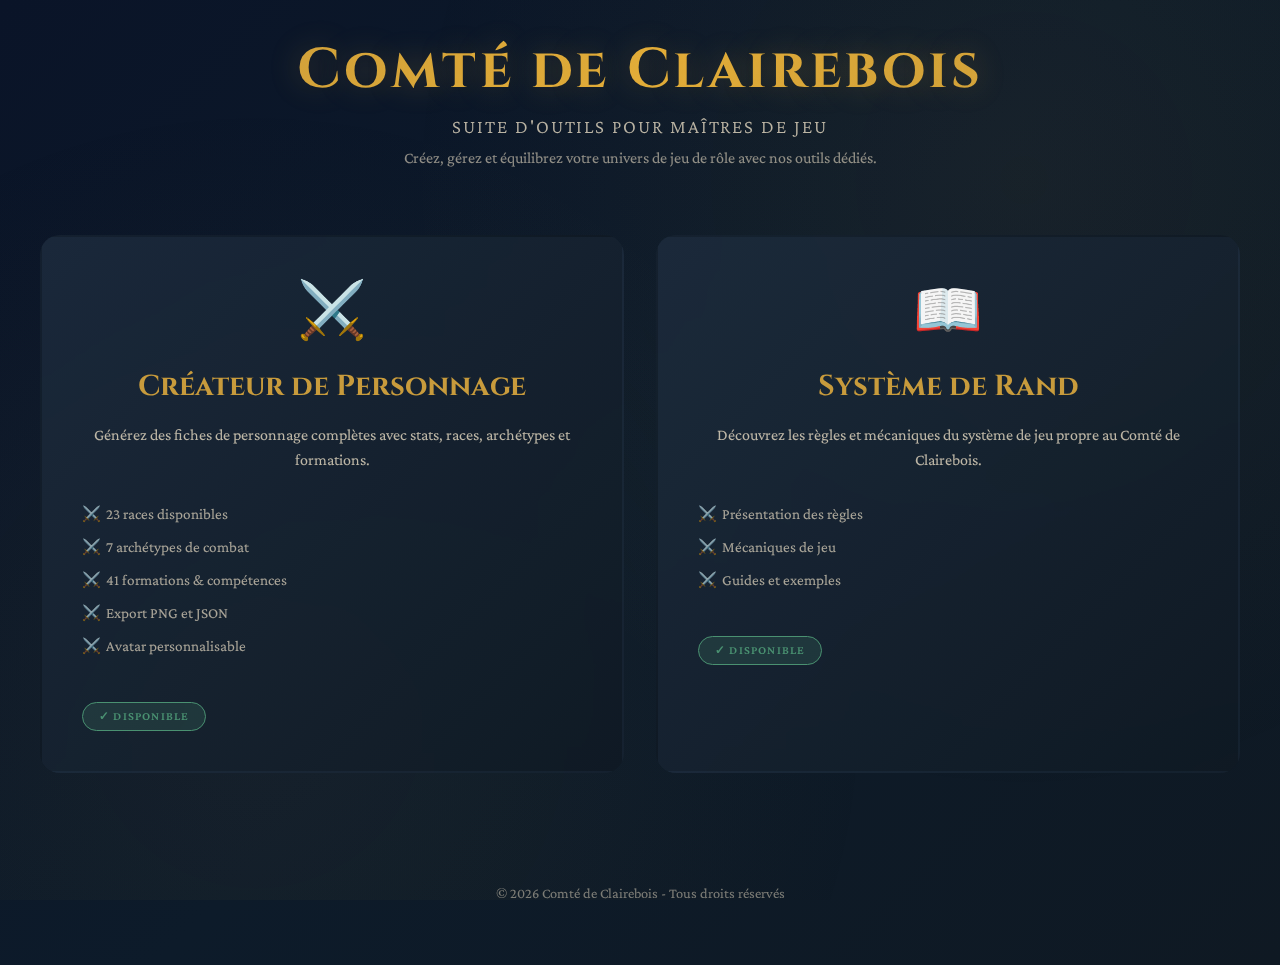
<file: index.html>
<!DOCTYPE html>
<html lang="fr">
<head>
    <meta charset="UTF-8">
    <meta name="viewport" content="width=device-width, initial-scale=1.0">
    <title>Comté de Clairebois - Outils</title>
    <link href="https://fonts.googleapis.com/css2?family=Cinzel:wght@400;600;700&family=Crimson+Pro:wght@300;400;600&display=swap" rel="stylesheet">
    <link rel="stylesheet" href="css/common.css">
    <style>
        header {
            text-align: center;
            margin-bottom: 4rem;
            animation: fadeInDown 0.8s ease-out;
        }

        .subtitle {
            font-size: 1.2rem;
            color: var(--text-light);
            opacity: 0.8;
            letter-spacing: 0.1em;
            text-transform: uppercase;
            font-weight: 300;
            margin-bottom: 0.5rem;
        }

        .description {
            font-size: 1rem;
            color: var(--text-light);
            opacity: 0.6;
            max-width: 600px;
            margin: 0 auto;
            line-height: 1.6;
        }

        .tools-grid {
            display: grid;
            grid-template-columns: repeat(auto-fit, minmax(320px, 1fr));
            gap: 2rem;
            max-width: 1200px;
            margin: 0 auto;
            animation: fadeIn 1s ease-out 0.3s both;
        }

        .tool-card {
            background: linear-gradient(135deg, rgba(30, 45, 63, 0.8) 0%, rgba(15, 25, 35, 0.8) 100%);
            backdrop-filter: blur(10px);
            border-radius: 20px;
            padding: 2.5rem;
            border: 2px solid transparent;
            cursor: pointer;
            transition: all 0.4s cubic-bezier(0.4, 0, 0.2, 1);
            position: relative;
            overflow: hidden;
            text-decoration: none;
            display: block;
        }

        .tool-card::before {
            content: '';
            position: absolute;
            top: 0;
            left: 0;
            width: 100%;
            height: 100%;
            background: linear-gradient(135deg, rgba(200, 155, 60, 0.1) 0%, transparent 100%);
            opacity: 0;
            transition: opacity 0.4s ease;
        }

        .tool-card:hover::before {
            opacity: 1;
        }

        .tool-card:hover {
            transform: translateY(-8px);
            border-color: var(--primary);
            box-shadow: 0 12px 40px rgba(200, 155, 60, 0.3);
        }

        .tool-icon {
            font-size: 3.5rem;
            margin-bottom: 1.5rem;
            display: block;
            text-align: center;
            animation: float 3s ease-in-out infinite;
        }

        @keyframes float {
            0%, 100% { transform: translateY(0); }
            50% { transform: translateY(-10px); }
        }

        .tool-card:nth-child(1) .tool-icon { animation-delay: 0s; }
        .tool-card:nth-child(2) .tool-icon { animation-delay: 0.5s; }

        .tool-title {
            font-family: 'Cinzel', serif;
            font-size: 1.8rem;
            color: var(--primary);
            margin-bottom: 1rem;
            text-align: center;
        }

        .tool-description {
            color: var(--text-light);
            opacity: 0.8;
            line-height: 1.6;
            text-align: center;
            margin-bottom: 1.5rem;
        }

        .tool-features {
            list-style: none;
            padding: 0;
            margin: 1.5rem 0;
        }

        .tool-features li {
            padding: 0.5rem 0;
            padding-left: 1.5rem;
            position: relative;
            color: var(--text-light);
            opacity: 0.7;
            font-size: 0.95rem;
        }

        .tool-features li::before {
            content: '⚔️';
            position: absolute;
            left: 0;
        }

        .tool-status {
            display: inline-block;
            padding: 0.4rem 1rem;
            border-radius: 20px;
            font-size: 0.75rem;
            text-transform: uppercase;
            letter-spacing: 0.1em;
            font-weight: 600;
            margin-top: 1rem;
        }

        .status-available {
            background: rgba(74, 145, 113, 0.2);
            border: 1px solid var(--success);
            color: var(--success);
        }

        .status-soon {
            background: rgba(200, 155, 60, 0.2);
            border: 1px solid var(--primary);
            color: var(--primary);
        }

        footer {
            text-align: center;
            margin-top: 5rem;
            padding: 2rem;
            color: var(--text-light);
            opacity: 0.5;
            font-size: 0.9rem;
        }

        @media (max-width: 768px) {
            .container {
                padding: 1rem;
            }

            h1 {
                font-size: 2rem;
            }

            .tools-grid {
                grid-template-columns: 1fr;
                gap: 1.5rem;
            }

            .tool-card {
                padding: 2rem;
            }

            .tool-icon {
                font-size: 2.5rem;
            }

            .tool-title {
                font-size: 1.5rem;
            }
        }
    </style>
</head>
<body>
    <div class="container">
        <header>
            <h1>Comté de Clairebois</h1>
            <p class="subtitle">Suite d'outils pour maîtres de jeu</p>
            <p class="description">
                Créez, gérez et équilibrez votre univers de jeu de rôle avec nos outils dédiés.
            </p>
        </header>

        <div class="tools-grid">
            <!-- Créateur de Personnage -->
            <a href="pages/character-creator.html" class="tool-card">
                <span class="tool-icon">⚔️</span>
                <h2 class="tool-title">Créateur de Personnage</h2>
                <p class="tool-description">
                    Générez des fiches de personnage complètes avec stats, races, archétypes et formations.
                </p>
                <ul class="tool-features">
                    <li>23 races disponibles</li>
                    <li>7 archétypes de combat</li>
                    <li>41 formations & compétences</li>
                    <li>Export PNG et JSON</li>
                    <li>Avatar personnalisable</li>
                </ul>
                <span class="tool-status status-available">✓ Disponible</span>
            </a>

            <!-- Système de Rand -->
            <a href="pages/systeme-de-rand.html" class="tool-card">
                <span class="tool-icon">📖</span>
                <h2 class="tool-title">Système de Rand</h2>
                <p class="tool-description">
                    Découvrez les règles et mécaniques du système de jeu propre au Comté de Clairebois.
                </p>
                <ul class="tool-features">
                    <li>Présentation des règles</li>
                    <li>Mécaniques de jeu</li>
                    <li>Guides et exemples</li>
                </ul>
                <span class="tool-status status-available">✓ Disponible</span>
            </a>
        </div>

        <footer>
            © 2026 Comté de Clairebois - Tous droits réservés
        </footer>
    </div>
</body>
</html>
</file>
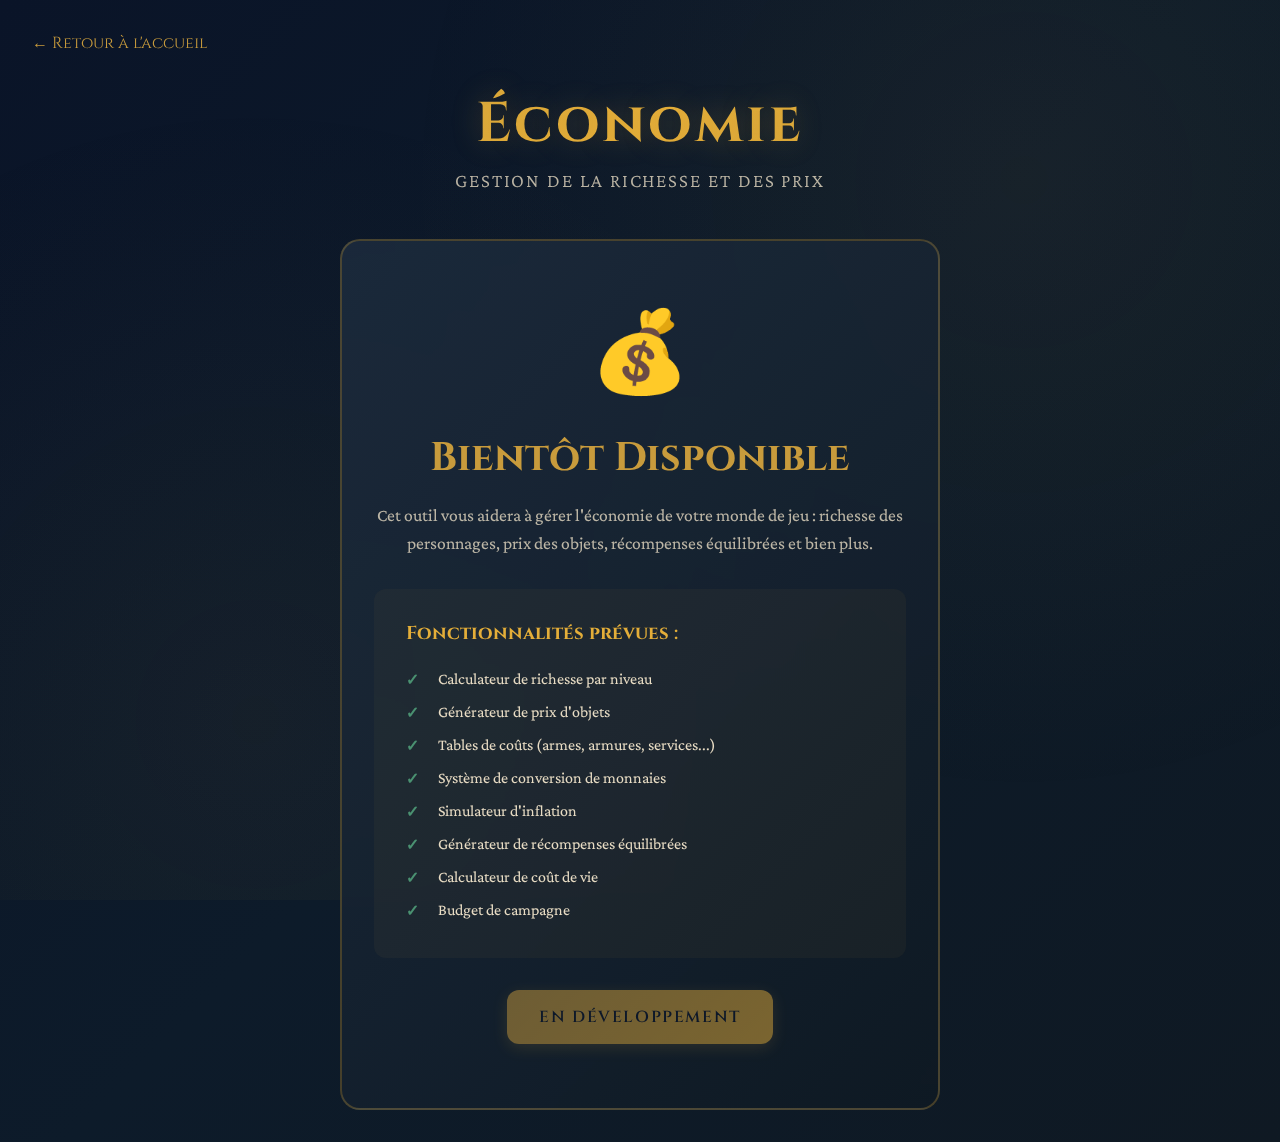
<file: pages/economy.html>
<!DOCTYPE html>
<html lang="fr">
<head>
    <meta charset="UTF-8">
    <meta name="viewport" content="width=device-width, initial-scale=1.0">
    <title>Économie - Comté de Clairebois</title>
    <link href="https://fonts.googleapis.com/css2?family=Cinzel:wght@400;600;700&family=Crimson+Pro:wght@300;400;600&display=swap" rel="stylesheet">
    <link rel="stylesheet" href="../css/common.css">
    <style>
        header {
            text-align: center;
            margin-bottom: 3rem;
            animation: fadeInDown 0.8s ease-out;
        }

        .subtitle {
            font-size: 1.2rem;
            color: var(--text-light);
            opacity: 0.8;
            letter-spacing: 0.1em;
            text-transform: uppercase;
            font-weight: 300;
        }

        .back-link {
            display: inline-block;
            margin-bottom: 2rem;
            color: var(--primary);
            text-decoration: none;
            font-family: 'Cinzel', serif;
            transition: all 0.3s ease;
        }

        .back-link:hover {
            transform: translateX(-5px);
        }

        .coming-soon {
            background: linear-gradient(135deg, rgba(30, 45, 63, 0.8) 0%, rgba(15, 25, 35, 0.8) 100%);
            backdrop-filter: blur(10px);
            border-radius: 20px;
            padding: 4rem 2rem;
            border: 2px solid rgba(200, 155, 60, 0.3);
            text-align: center;
            max-width: 600px;
            margin: 0 auto;
        }

        .coming-soon-icon {
            font-size: 5rem;
            margin-bottom: 2rem;
            animation: float 3s ease-in-out infinite;
        }

        @keyframes float {
            0%, 100% { transform: translateY(0); }
            50% { transform: translateY(-15px); }
        }

        .coming-soon h2 {
            font-family: 'Cinzel', serif;
            font-size: 2.5rem;
            color: var(--primary);
            margin-bottom: 1rem;
        }

        .coming-soon p {
            font-size: 1.1rem;
            line-height: 1.6;
            opacity: 0.8;
            margin-bottom: 2rem;
        }

        .features-preview {
            text-align: left;
            margin-top: 2rem;
            padding: 2rem;
            background: rgba(200, 155, 60, 0.05);
            border-radius: 12px;
        }

        .features-preview h3 {
            font-family: 'Cinzel', serif;
            color: var(--accent);
            margin-bottom: 1rem;
        }

        .features-preview ul {
            list-style: none;
            padding: 0;
        }

        .features-preview li {
            padding: 0.5rem 0;
            padding-left: 2rem;
            position: relative;
        }

        .features-preview li::before {
            content: '✓';
            position: absolute;
            left: 0;
            color: var(--success);
            font-weight: bold;
        }
    </style>
</head>
<body>
    <div class="container">
        <a href="../index.html" class="back-link">← Retour à l'accueil</a>
        
        <header>
            <h1>Économie</h1>
            <p class="subtitle">Gestion de la richesse et des prix</p>
        </header>

        <div class="coming-soon">
            <div class="coming-soon-icon">💰</div>
            <h2>Bientôt Disponible</h2>
            <p>
                Cet outil vous aidera à gérer l'économie de votre monde de jeu : richesse des personnages, 
                prix des objets, récompenses équilibrées et bien plus.
            </p>

            <div class="features-preview">
                <h3>Fonctionnalités prévues :</h3>
                <ul>
                    <li>Calculateur de richesse par niveau</li>
                    <li>Générateur de prix d'objets</li>
                    <li>Tables de coûts (armes, armures, services...)</li>
                    <li>Système de conversion de monnaies</li>
                    <li>Simulateur d'inflation</li>
                    <li>Générateur de récompenses équilibrées</li>
                    <li>Calculateur de coût de vie</li>
                    <li>Budget de campagne</li>
                </ul>
            </div>

            <button class="btn btn-primary" style="margin-top: 2rem;" disabled>
                En développement
            </button>
        </div>
    </div>
</body>
</html>
</file>
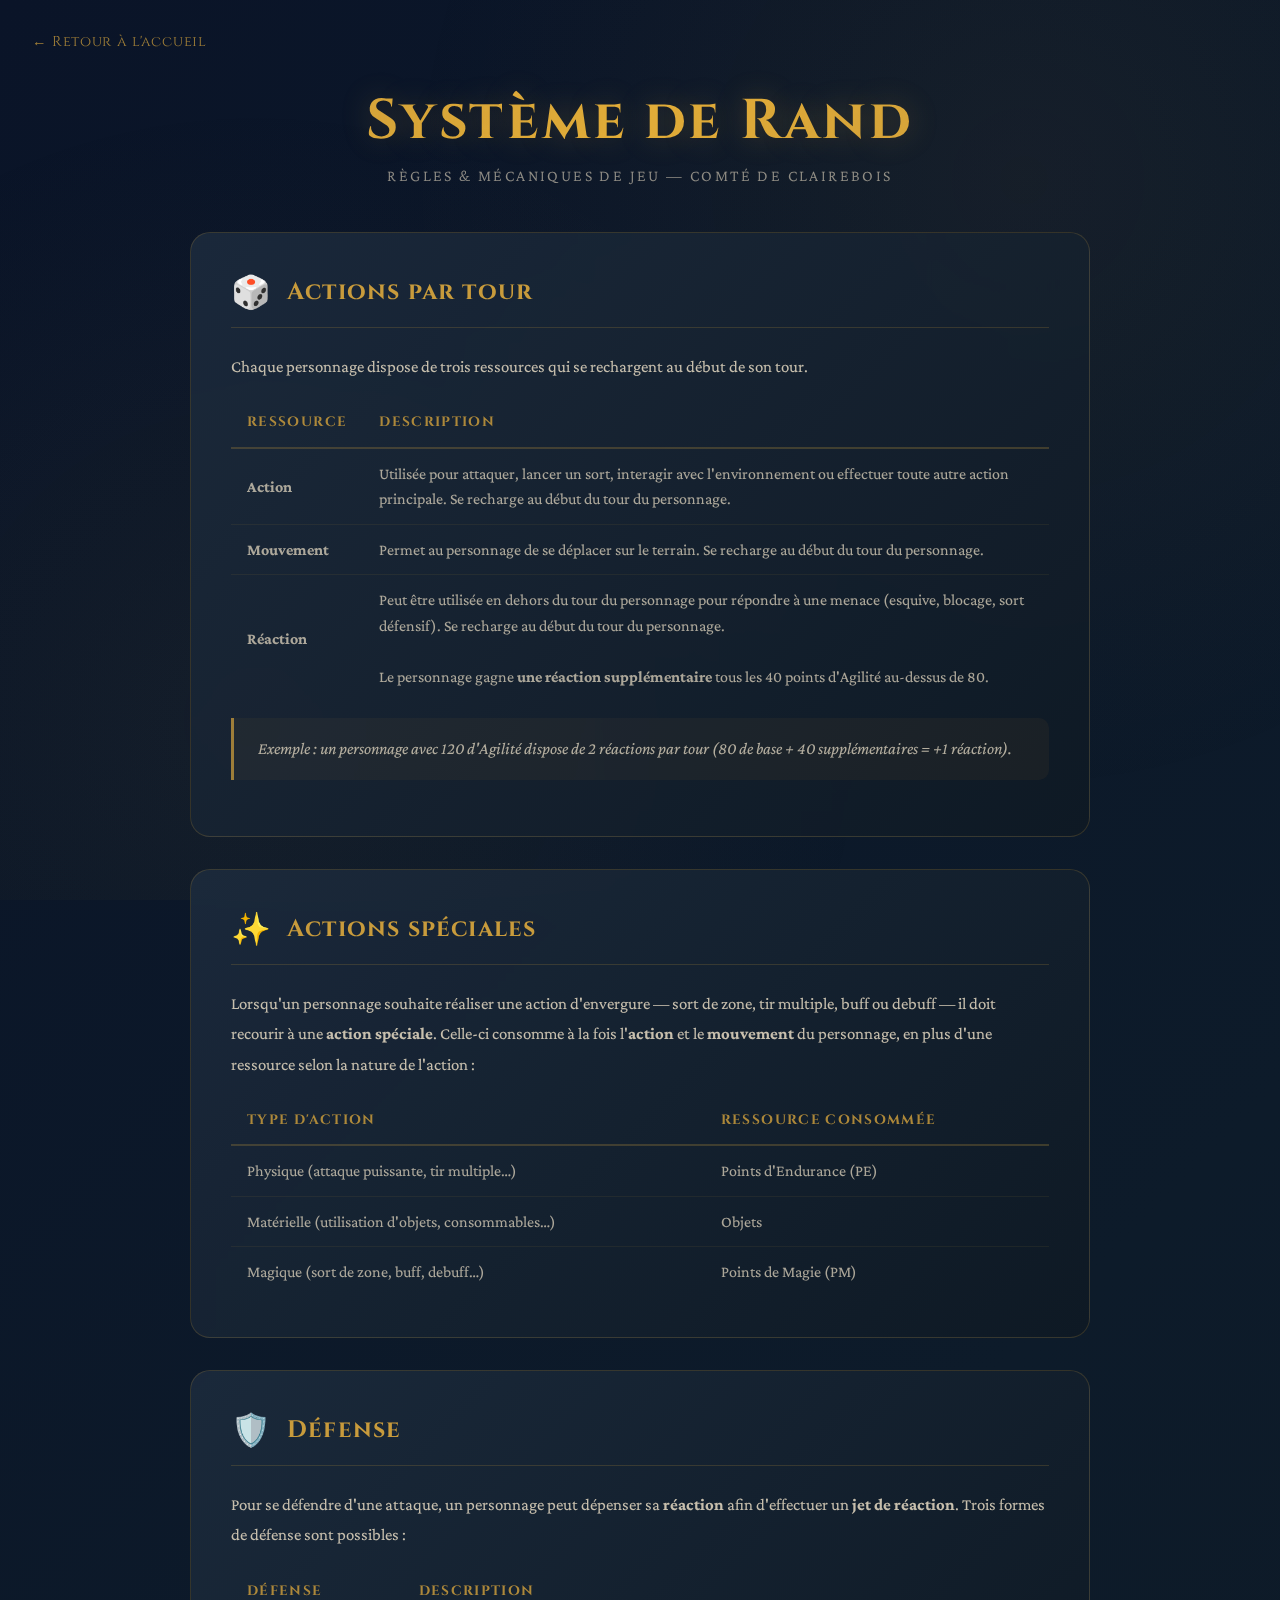
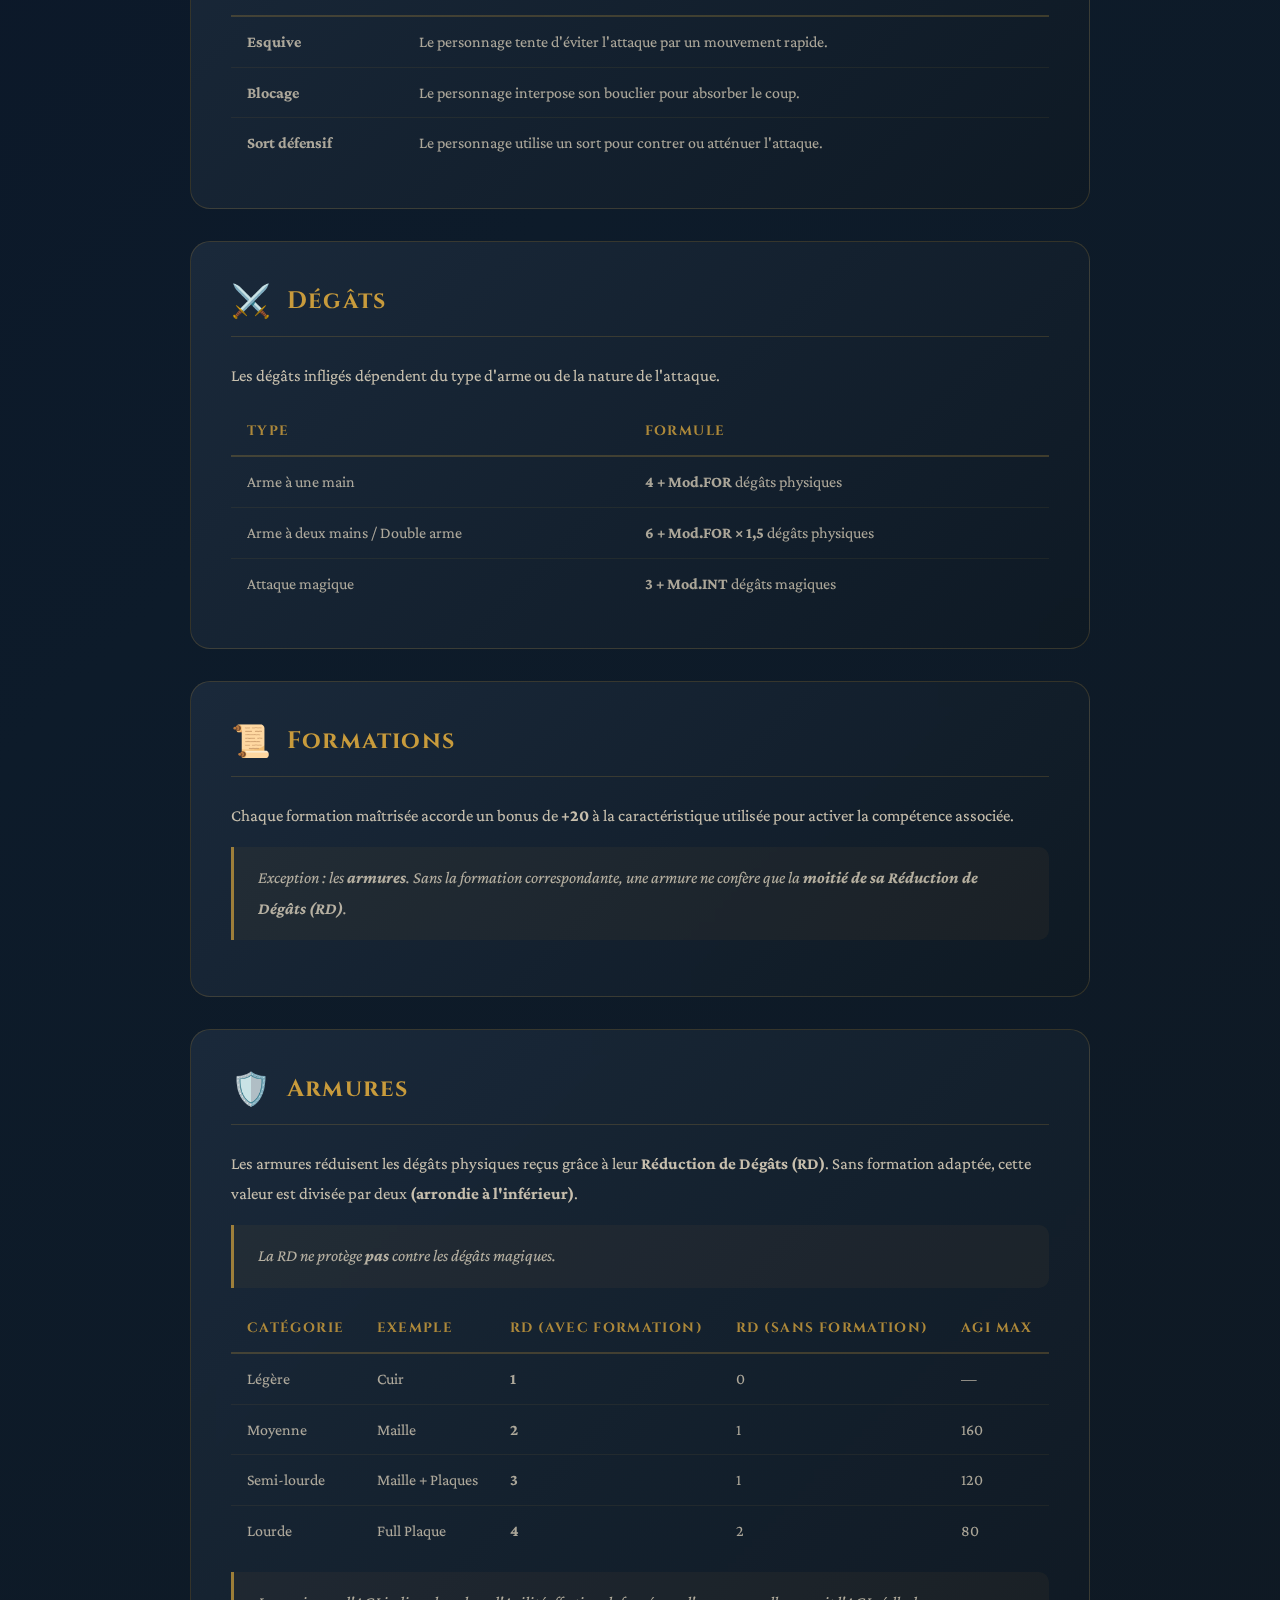
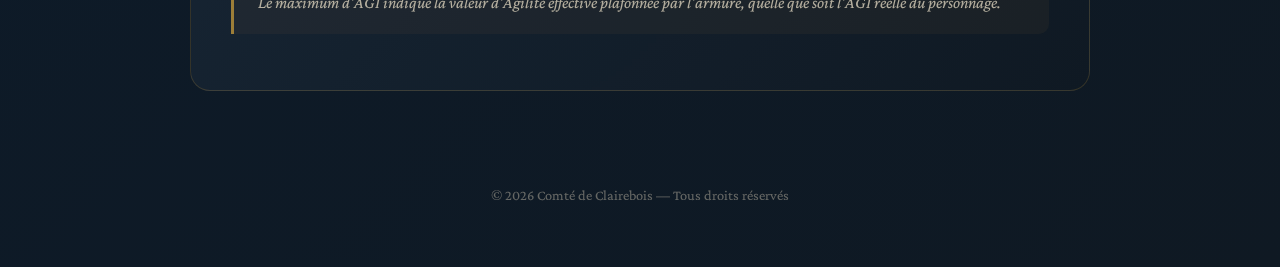
<file: pages/systeme-de-rand.html>
<!DOCTYPE html>
<html lang="fr">
<head>
    <meta charset="UTF-8">
    <meta name="viewport" content="width=device-width, initial-scale=1.0">
    <title>Système de Rand - Comté de Clairebois</title>
    <link href="https://fonts.googleapis.com/css2?family=Cinzel:wght@400;600;700&family=Crimson+Pro:wght@300;400;600&display=swap" rel="stylesheet">
    <link rel="stylesheet" href="../css/common.css">
    <style>
        header {
            text-align: center;
            margin-bottom: 3rem;
            animation: fadeInDown 0.8s ease-out;
        }

        .back-link {
            display: inline-flex;
            align-items: center;
            gap: 0.5rem;
            color: var(--primary);
            text-decoration: none;
            font-family: 'Cinzel', serif;
            font-size: 0.9rem;
            letter-spacing: 0.05em;
            margin-bottom: 2rem;
            opacity: 0.8;
            transition: opacity 0.2s ease;
        }

        .back-link:hover {
            opacity: 1;
        }

        .page-subtitle {
            font-size: 1rem;
            color: var(--text-light);
            opacity: 0.6;
            text-transform: uppercase;
            letter-spacing: 0.15em;
            font-weight: 300;
            margin-top: 0.5rem;
        }

        .content-wrapper {
            max-width: 900px;
            margin: 0 auto;
            animation: fadeIn 1s ease-out 0.3s both;
        }

        .section-card {
            background: linear-gradient(135deg, rgba(30, 45, 63, 0.8) 0%, rgba(15, 25, 35, 0.8) 100%);
            backdrop-filter: blur(10px);
            border-radius: 20px;
            padding: 2.5rem;
            border: 1px solid rgba(200, 155, 60, 0.2);
            margin-bottom: 2rem;
            transition: border-color 0.3s ease;
        }

        .section-card:hover {
            border-color: rgba(200, 155, 60, 0.4);
        }

        .section-header {
            display: flex;
            align-items: center;
            gap: 1rem;
            margin-bottom: 1.5rem;
            padding-bottom: 1rem;
            border-bottom: 1px solid rgba(200, 155, 60, 0.2);
        }

        .section-icon {
            font-size: 2rem;
        }

        .section-title {
            font-family: 'Cinzel', serif;
            font-size: 1.5rem;
            color: var(--primary);
            letter-spacing: 0.05em;
        }

        .section-body {
            color: var(--text-light);
            line-height: 1.8;
            font-size: 1.05rem;
            opacity: 0.85;
        }

        .section-body p {
            margin-bottom: 1rem;
        }

        .section-body p:last-child {
            margin-bottom: 0;
        }

        .rules-table {
            width: 100%;
            border-collapse: collapse;
            margin-top: 1rem;
        }

        .rules-table th {
            font-family: 'Cinzel', serif;
            color: var(--primary);
            font-size: 0.85rem;
            text-transform: uppercase;
            letter-spacing: 0.1em;
            padding: 0.75rem 1rem;
            text-align: left;
            border-bottom: 2px solid rgba(200, 155, 60, 0.3);
        }

        .rules-table td {
            padding: 0.75rem 1rem;
            border-bottom: 1px solid rgba(200, 155, 60, 0.1);
            color: var(--text-light);
            opacity: 0.85;
            font-size: 1rem;
            line-height: 1.6;
        }

        .rules-table tr:last-child td {
            border-bottom: none;
        }

        .rules-table tr:hover td {
            background: rgba(200, 155, 60, 0.05);
        }

        .highlight-box {
            background: rgba(200, 155, 60, 0.08);
            border-left: 3px solid var(--primary);
            border-radius: 0 10px 10px 0;
            padding: 1rem 1.5rem;
            margin: 1rem 0;
            color: var(--text-light);
            font-style: italic;
            opacity: 0.9;
        }

        footer {
            text-align: center;
            margin-top: 4rem;
            padding: 2rem;
            color: var(--text-light);
            opacity: 0.4;
            font-size: 0.9rem;
        }

        @media (max-width: 768px) {
            .section-card {
                padding: 1.5rem;
            }

            .section-title {
                font-size: 1.2rem;
            }

            .rules-table th,
            .rules-table td {
                padding: 0.5rem 0.75rem;
                font-size: 0.9rem;
            }
        }
    </style>
</head>
<body>
    <div class="container">
        <a href="../index.html" class="back-link">← Retour à l'accueil</a>

        <header>
            <h1>Système de Rand</h1>
            <p class="page-subtitle">Règles & Mécaniques de jeu — Comté de Clairebois</p>
        </header>

        <div class="content-wrapper">

            <!-- Section 1 : Actions par tour -->
            <div class="section-card">
                <div class="section-header">
                    <span class="section-icon">🎲</span>
                    <h2 class="section-title">Actions par tour</h2>
                </div>
                <div class="section-body">
                    <p>Chaque personnage dispose de trois ressources qui se rechargent au début de son tour.</p>
                    <table class="rules-table">
                        <thead>
                            <tr>
                                <th>Ressource</th>
                                <th>Description</th>
                            </tr>
                        </thead>
                        <tbody>
                            <tr>
                                <td><strong>Action</strong></td>
                                <td>Utilisée pour attaquer, lancer un sort, interagir avec l'environnement ou effectuer toute autre action principale. Se recharge au début du tour du personnage.</td>
                            </tr>
                            <tr>
                                <td><strong>Mouvement</strong></td>
                                <td>Permet au personnage de se déplacer sur le terrain. Se recharge au début du tour du personnage.</td>
                            </tr>
                            <tr>
                                <td><strong>Réaction</strong></td>
                                <td>Peut être utilisée en dehors du tour du personnage pour répondre à une menace (esquive, blocage, sort défensif). Se recharge au début du tour du personnage.<br><br>
                                Le personnage gagne <strong>une réaction supplémentaire</strong> tous les 40 points d'Agilité au-dessus de 80.</td>
                            </tr>
                        </tbody>
                    </table>
                    <div class="highlight-box">
                        Exemple : un personnage avec 120 d'Agilité dispose de 2 réactions par tour (80 de base + 40 supplémentaires = +1 réaction).
                    </div>
                </div>
            </div>

            <!-- Section 2 : Actions spéciales -->
            <div class="section-card">
                <div class="section-header">
                    <span class="section-icon">✨</span>
                    <h2 class="section-title">Actions spéciales</h2>
                </div>
                <div class="section-body">
                    <p>
                        Lorsqu'un personnage souhaite réaliser une action d'envergure — sort de zone, tir multiple, buff ou debuff — il doit recourir à une <strong>action spéciale</strong>.
                        Celle-ci consomme à la fois l'<strong>action</strong> et le <strong>mouvement</strong> du personnage, en plus d'une ressource selon la nature de l'action :
                    </p>
                    <table class="rules-table">
                        <thead>
                            <tr>
                                <th>Type d'action</th>
                                <th>Ressource consommée</th>
                            </tr>
                        </thead>
                        <tbody>
                            <tr>
                                <td>Physique (attaque puissante, tir multiple…)</td>
                                <td>Points d'Endurance (PE)</td>
                            </tr>
                            <tr>
                                <td>Matérielle (utilisation d'objets, consommables…)</td>
                                <td>Objets</td>
                            </tr>
                            <tr>
                                <td>Magique (sort de zone, buff, debuff…)</td>
                                <td>Points de Magie (PM)</td>
                            </tr>
                        </tbody>
                    </table>
                </div>
            </div>

            <!-- Section 3 : Défense -->
            <div class="section-card">
                <div class="section-header">
                    <span class="section-icon">🛡️</span>
                    <h2 class="section-title">Défense</h2>
                </div>
                <div class="section-body">
                    <p>
                        Pour se défendre d'une attaque, un personnage peut dépenser sa <strong>réaction</strong> afin d'effectuer un <strong>jet de réaction</strong>.
                        Trois formes de défense sont possibles :
                    </p>
                    <table class="rules-table">
                        <thead>
                            <tr>
                                <th>Défense</th>
                                <th>Description</th>
                            </tr>
                        </thead>
                        <tbody>
                            <tr>
                                <td><strong>Esquive</strong></td>
                                <td>Le personnage tente d'éviter l'attaque par un mouvement rapide.</td>
                            </tr>
                            <tr>
                                <td><strong>Blocage</strong></td>
                                <td>Le personnage interpose son bouclier pour absorber le coup.</td>
                            </tr>
                            <tr>
                                <td><strong>Sort défensif</strong></td>
                                <td>Le personnage utilise un sort pour contrer ou atténuer l'attaque.</td>
                            </tr>
                        </tbody>
                    </table>
                </div>
            </div>

            <!-- Section 4 : Dégâts -->
            <div class="section-card">
                <div class="section-header">
                    <span class="section-icon">⚔️</span>
                    <h2 class="section-title">Dégâts</h2>
                </div>
                <div class="section-body">
                    <p>Les dégâts infligés dépendent du type d'arme ou de la nature de l'attaque.</p>
                    <table class="rules-table">
                        <thead>
                            <tr>
                                <th>Type</th>
                                <th>Formule</th>
                            </tr>
                        </thead>
                        <tbody>
                            <tr>
                                <td>Arme à une main</td>
                                <td><strong>4 + Mod.FOR</strong> dégâts physiques</td>
                            </tr>
                            <tr>
                                <td>Arme à deux mains / Double arme</td>
                                <td><strong>6 + Mod.FOR × 1,5</strong> dégâts physiques</td>
                            </tr>
                            <tr>
                                <td>Attaque magique</td>
                                <td><strong>3 + Mod.INT</strong> dégâts magiques</td>
                            </tr>
                        </tbody>
                    </table>
                </div>
            </div>

            <!-- Section 6 : Formations -->
            <div class="section-card">
                <div class="section-header">
                    <span class="section-icon">📜</span>
                    <h2 class="section-title">Formations</h2>
                </div>
                <div class="section-body">
                    <p>
                        Chaque formation maîtrisée accorde un bonus de <strong>+20</strong> à la caractéristique utilisée pour activer la compétence associée.
                    </p>
                    <div class="highlight-box">
                        Exception : les <strong>armures</strong>. Sans la formation correspondante, une armure ne confère que la <strong>moitié de sa Réduction de Dégâts (RD)</strong>.
                    </div>
                </div>
            </div>

            <!-- Section 7 : Armures -->
            <div class="section-card">
                <div class="section-header">
                    <span class="section-icon">🛡️</span>
                    <h2 class="section-title">Armures</h2>
                </div>
                <div class="section-body">
                    <p>Les armures réduisent les dégâts physiques reçus grâce à leur <strong>Réduction de Dégâts (RD)</strong>. Sans formation adaptée, cette valeur est divisée par deux <strong>(arrondie à l'inférieur)</strong>.</p>
                    <div class="highlight-box">
                        La RD ne protège <strong>pas</strong> contre les dégâts magiques.
                    </div>
                    <table class="rules-table">
                        <thead>
                            <tr>
                                <th>Catégorie</th>
                                <th>Exemple</th>
                                <th>RD (avec formation)</th>
                                <th>RD (sans formation)</th>
                                <th>AGI max</th>
                            </tr>
                        </thead>
                        <tbody>
                            <tr>
                                <td>Légère</td>
                                <td>Cuir</td>
                                <td><strong>1</strong></td>
                                <td>0</td>
                                <td>—</td>
                            </tr>
                            <tr>
                                <td>Moyenne</td>
                                <td>Maille</td>
                                <td><strong>2</strong></td>
                                <td>1</td>
                                <td>160</td>
                            </tr>
                            <tr>
                                <td>Semi-lourde</td>
                                <td>Maille + Plaques</td>
                                <td><strong>3</strong></td>
                                <td>1</td>
                                <td>120</td>
                            </tr>
                            <tr>
                                <td>Lourde</td>
                                <td>Full Plaque</td>
                                <td><strong>4</strong></td>
                                <td>2</td>
                                <td>80</td>
                            </tr>
                        </tbody>
                    </table>
                    <div class="highlight-box">
                        Le maximum d'AGI indique la valeur d'Agilité effective plafonnée par l'armure, quelle que soit l'AGI réelle du personnage.
                    </div>
                </div>
            </div>

        </div>

        <footer>
            © 2026 Comté de Clairebois — Tous droits réservés
        </footer>
    </div>
</body>
</html>
</file>
<file: css/common.css>
:root {
    --primary: #c89b3c;
    --primary-dark: #9d7b2f;
    --secondary: #0a1428;
    --secondary-light: #1a2642;
    --accent: #e4ae39;
    --text-light: #e8dcc4;
    --text-dark: #1a1a1a;
    --surface: #0f1923;
    --surface-light: #1e2d3f;
    --danger: #c2413e;
    --success: #4a9171;
}

* {
    margin: 0;
    padding: 0;
    box-sizing: border-box;
}

body {
    font-family: 'Crimson Pro', serif;
    background: linear-gradient(135deg, var(--secondary) 0%, #0d1b2a 50%, var(--surface) 100%);
    color: var(--text-light);
    min-height: 100vh;
    overflow-x: hidden;
    position: relative;
}

body::before {
    content: '';
    position: fixed;
    top: 0;
    left: 0;
    width: 100%;
    height: 100%;
    background: 
        radial-gradient(circle at 20% 80%, rgba(200, 155, 60, 0.05) 0%, transparent 50%),
        radial-gradient(circle at 80% 20%, rgba(228, 174, 57, 0.05) 0%, transparent 50%);
    pointer-events: none;
    z-index: 0;
}

.container {
    max-width: 1400px;
    margin: 0 auto;
    padding: 2rem;
    position: relative;
    z-index: 1;
}

h1 {
    font-family: 'Cinzel', serif;
    font-size: 3.5rem;
    font-weight: 700;
    background: linear-gradient(135deg, var(--primary) 0%, var(--accent) 50%, var(--primary) 100%);
    -webkit-background-clip: text;
    background-clip: text;
    -webkit-text-fill-color: transparent;
    margin-bottom: 0.5rem;
    letter-spacing: 0.05em;
    text-shadow: 0 0 30px rgba(200, 155, 60, 0.3);
}

.btn {
    padding: 1rem 2rem;
    border: none;
    border-radius: 12px;
    font-family: 'Cinzel', serif;
    font-size: 1rem;
    font-weight: 600;
    cursor: pointer;
    transition: all 0.3s ease;
    text-transform: uppercase;
    letter-spacing: 0.1em;
}

.btn-primary {
    background: linear-gradient(135deg, var(--primary) 0%, var(--accent) 100%);
    color: var(--secondary);
    box-shadow: 0 4px 15px rgba(200, 155, 60, 0.3);
}

.btn-primary:hover:not(:disabled) {
    transform: translateY(-2px);
    box-shadow: 0 6px 20px rgba(200, 155, 60, 0.5);
}

.btn-primary:disabled {
    opacity: 0.5;
    cursor: not-allowed;
}

.btn-secondary {
    background: transparent;
    color: var(--text-light);
    border: 2px solid rgba(200, 155, 60, 0.3);
}

.btn-secondary:hover {
    background: rgba(200, 155, 60, 0.1);
    border-color: var(--primary);
}

@keyframes fadeIn {
    from {
        opacity: 0;
    }
    to {
        opacity: 1;
    }
}

@keyframes fadeInDown {
    from {
        opacity: 0;
        transform: translateY(-20px);
    }
    to {
        opacity: 1;
        transform: translateY(0);
    }
}

@keyframes slideInLeft {
    from {
        opacity: 0;
        transform: translateX(-30px);
    }
    to {
        opacity: 1;
        transform: translateX(0);
    }
}

@media (max-width: 768px) {
    .container {
        padding: 1rem;
    }

    h1 {
        font-size: 2rem;
    }

    .btn {
        padding: 0.75rem 1.2rem;
        font-size: 0.85rem;
    }
}
</file>
